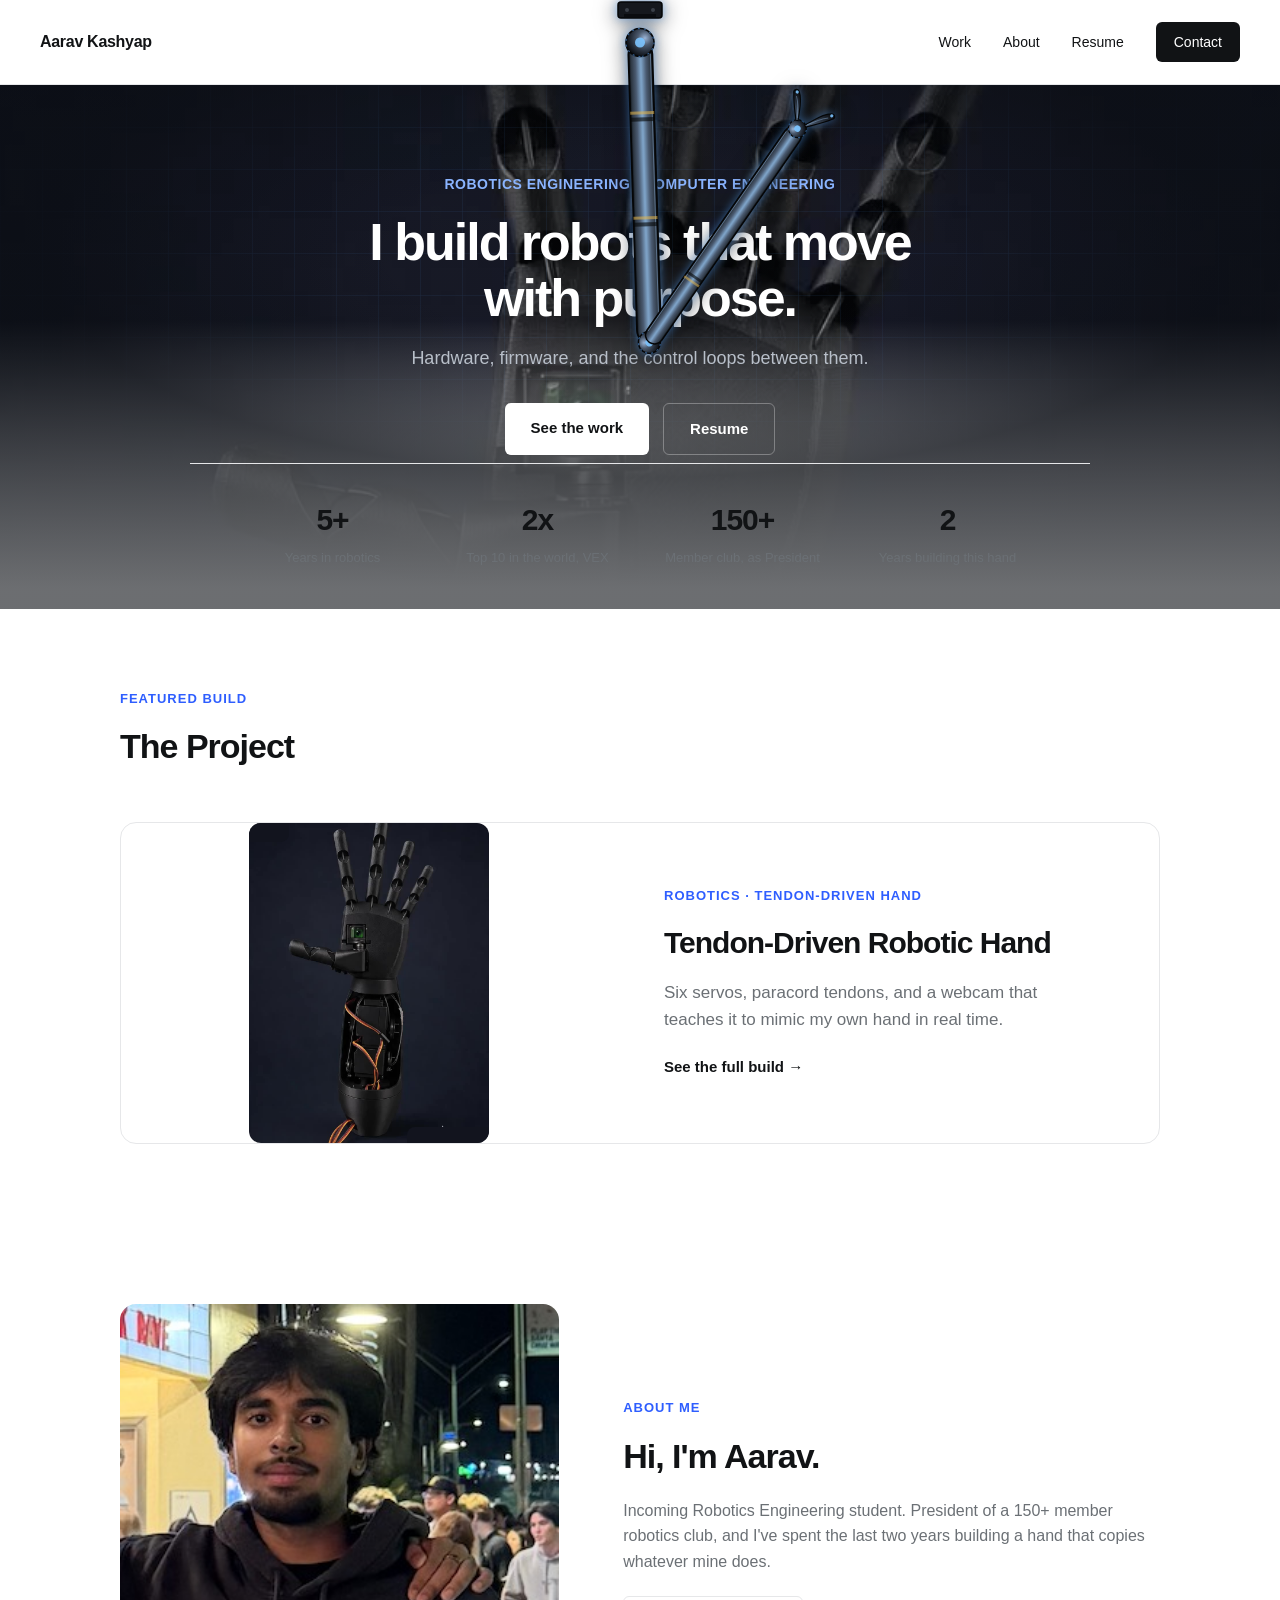
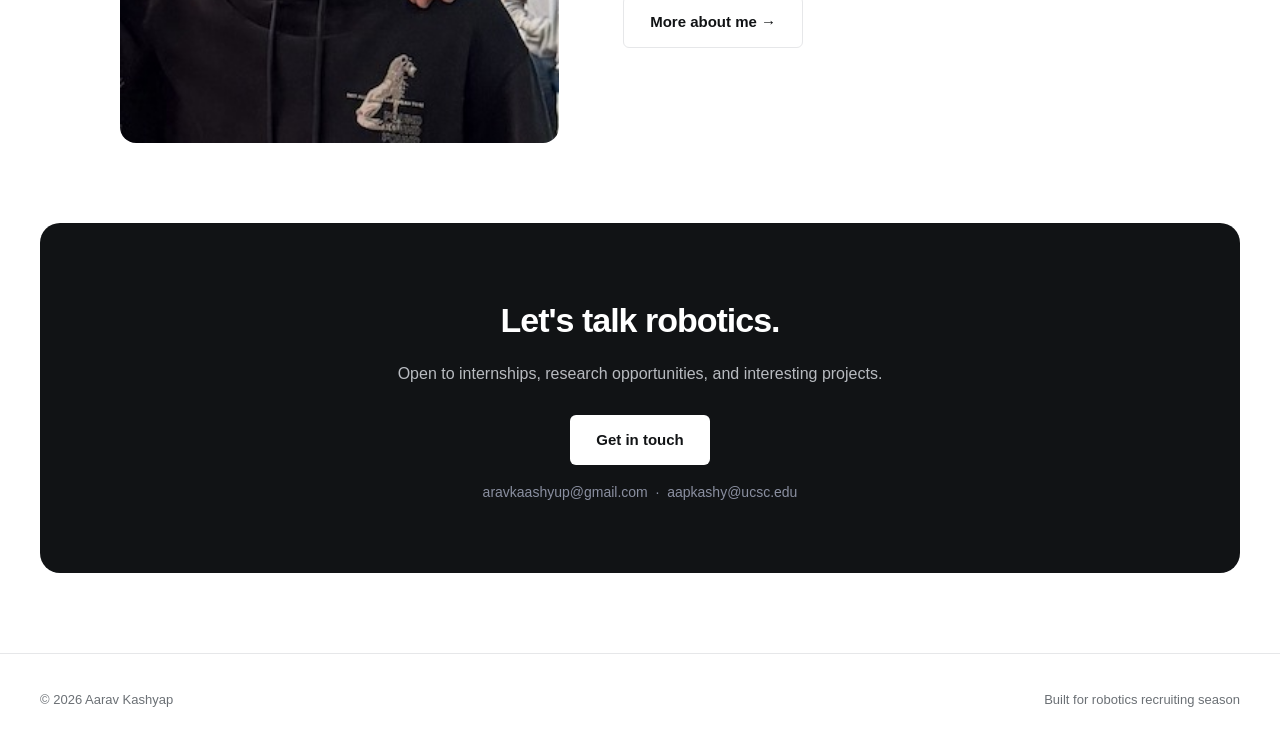
<file: index.html>
<!DOCTYPE html>
<html lang="en">
<head>
<meta charset="UTF-8">
<meta name="viewport" content="width=device-width, initial-scale=1.0">
<title>Aarav Kashyap — Robotics & Computer Engineering</title>
<link rel="stylesheet" href="styles.css">
</head>
<body>
<header>
  <a class="logo" href="index.html">Aarav Kashyap</a>
  <nav>
    <a href="#projects">Work</a>
    <a href="about.html">About</a>
    <a href="assets/resume.pdf">Resume</a>
    <a href="#contact" class="cta">Contact</a>
  </nav>
</header>

<div class="hero-stage">
  <div class="hero-bg-video">
    <video autoplay muted loop playsinline poster="assets/arm-wave-poster.jpg">
      <source src="assets/arm-wave.mp4" type="video/mp4">
    </video>
  </div>
  <div class="hero-grid"></div>
  <div class="hero-particles">
      <div class="particle" style="left:33.4%;width:3px;height:3px;animation-duration:10.91s;animation-delay:1.21s;"></div>
      <div class="particle" style="left:80.2%;width:4px;height:4px;animation-duration:10.5s;animation-delay:0.75s;"></div>
      <div class="particle" style="left:6.5%;width:3px;height:3px;animation-duration:7.42s;animation-delay:3.47s;"></div>
      <div class="particle" style="left:54.8%;width:4px;height:4px;animation-duration:10.39s;animation-delay:0.47s;"></div>
      <div class="particle" style="left:62.3%;width:5px;height:5px;animation-duration:7.37s;animation-delay:4.66s;"></div>
      <div class="particle" style="left:7.7%;width:4px;height:4px;animation-duration:10.34s;animation-delay:1.77s;"></div>
      <div class="particle" style="left:30.2%;width:4px;height:4px;animation-duration:7.71s;animation-delay:1.15s;"></div>
      <div class="particle" style="left:55.7%;width:4px;height:4px;animation-duration:7.62s;animation-delay:5.46s;"></div>
      <div class="particle" style="left:38.0%;width:3px;height:3px;animation-duration:7.38s;animation-delay:4.38s;"></div>
      <div class="particle" style="left:61.2%;width:4px;height:4px;animation-duration:10.19s;animation-delay:3.97s;"></div>
      <div class="particle" style="left:46.8%;width:4px;height:4px;animation-duration:9.17s;animation-delay:7.39s;"></div>
      <div class="particle" style="left:77.7%;width:4px;height:4px;animation-duration:8.46s;animation-delay:5.59s;"></div>
      <div class="particle" style="left:52.4%;width:4px;height:4px;animation-duration:11.38s;animation-delay:7.0s;"></div>
      <div class="particle" style="left:60.2%;width:4px;height:4px;animation-duration:10.07s;animation-delay:0.59s;"></div>
  </div>
  <div class="hero-bg-fade"></div>

  <div class="hero-content">
    <div class="eyebrow">ROBOTICS ENGINEERING · COMPUTER ENGINEERING</div>
    <h1>I build robots that move with purpose.</h1>
    <p class="hero-sub">Hardware, firmware, and the control loops between them.</p>
    <div class="hero-actions">
      <a class="btn-primary" href="#projects">See the work</a>
      <a class="btn-secondary" href="assets/resume.pdf">Resume</a>
    </div>
  </div>

  <div class="stats-row">
    <div class="stat"><div class="stat-num">5+</div><div class="stat-label">Years in robotics</div></div>
    <div class="stat"><div class="stat-num">2x</div><div class="stat-label">Top 10 in the world, VEX</div></div>
    <div class="stat"><div class="stat-num">150+</div><div class="stat-label">Member club, as President</div></div>
    <div class="stat"><div class="stat-num">2</div><div class="stat-label">Years building this hand</div></div>
  </div>
</div>

<section id="projects">
  <div class="container">
    <div class="section-header">
      <div class="section-kicker">Featured build</div>
      <h2>The Project</h2>
    </div>

    <a class="featured-project" href="projects/arm.html">
      <div class="feature-visual">
        <video autoplay muted loop playsinline poster="assets/arm-wave-poster.jpg">
          <source src="assets/arm-wave.mp4" type="video/mp4">
        </video>
        <div class="wm-mask tl"></div>
        <div class="wm-mask br"></div>
      </div>
      <div class="feature-text">
        <div class="feature-kicker">Robotics · Tendon-Driven Hand</div>
        <div class="feature-title">Tendon-Driven Robotic Hand</div>
        <p class="feature-punch">Six servos, paracord tendons, and a webcam that teaches it to mimic my own hand in real time.</p>
        <span class="feature-link">See the full build →</span>
      </div>
    </a>

  </div>
</section>

<section id="about">
  <div class="container">
    <div class="about-split">
      <div class="about-photo"><img src="assets/profile.jpg" alt="Aarav Kashyap" onerror="this.style.display='none'"></div>
      <div class="about-text">
        <div class="section-kicker">About me</div>
        <h2 style="margin-bottom:14px;">Hi, I'm Aarav.</h2>
        <p>Incoming Robotics Engineering student. President of a 150+ member robotics club, and I've spent the last two years building a hand that copies whatever mine does.</p>
        <a class="btn-secondary" href="about.html" style="margin-top:6px;">More about me →</a>
      </div>
    </div>
  </div>
</section>

<div class="contact-band" id="contact">
  <h2>Let's talk robotics.</h2>
  <p>Open to internships, research opportunities, and interesting projects.</p>
  <a class="btn-primary" href="mailto:aravkaashyup@gmail.com">Get in touch</a>
  <p style="margin-top:16px;font-size:14px;color:#8A8FA0;">
    aravkaashyup@gmail.com &nbsp;·&nbsp; aapkashy@ucsc.edu
  </p>
</div>

<footer>
  <span>© 2026 Aarav Kashyap</span>
  <span>Built for robotics recruiting season</span>
</footer>

<script src="cursor-arm.js"></script>
</body>
</html>
</file>
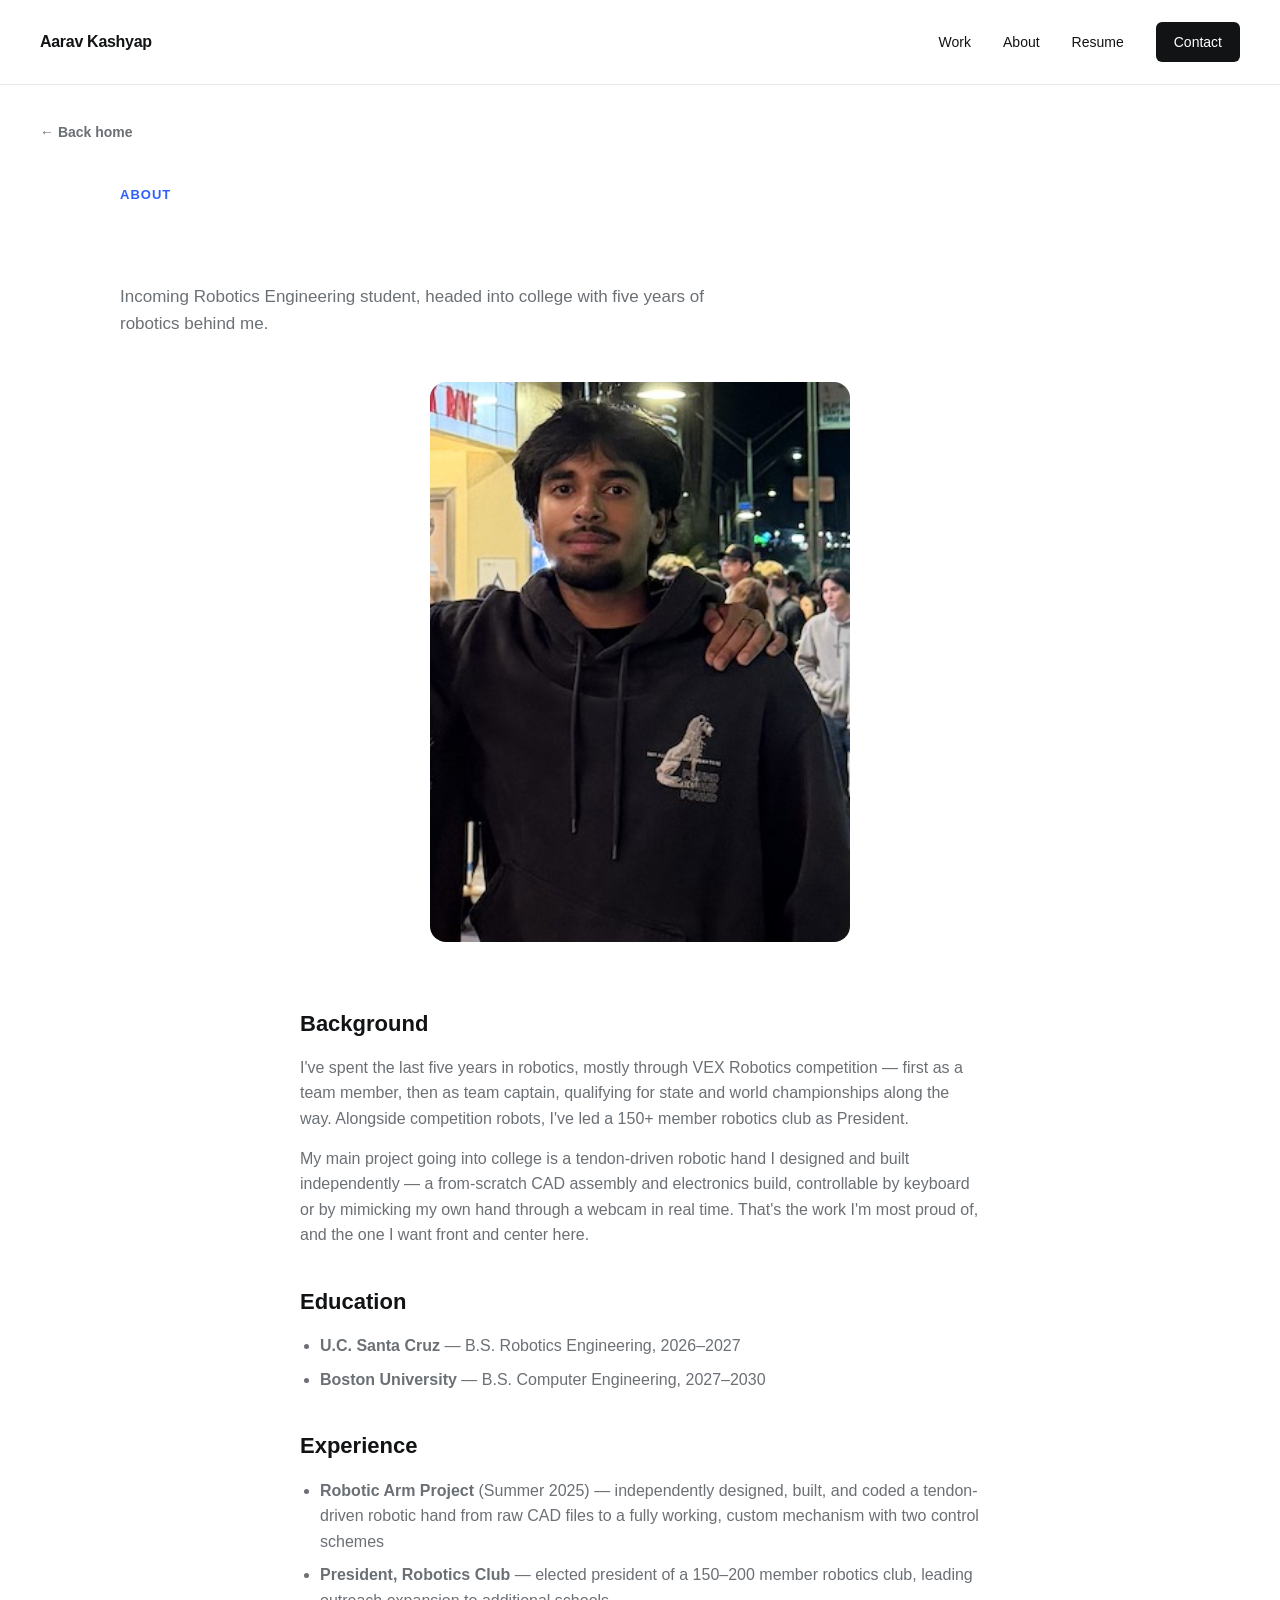
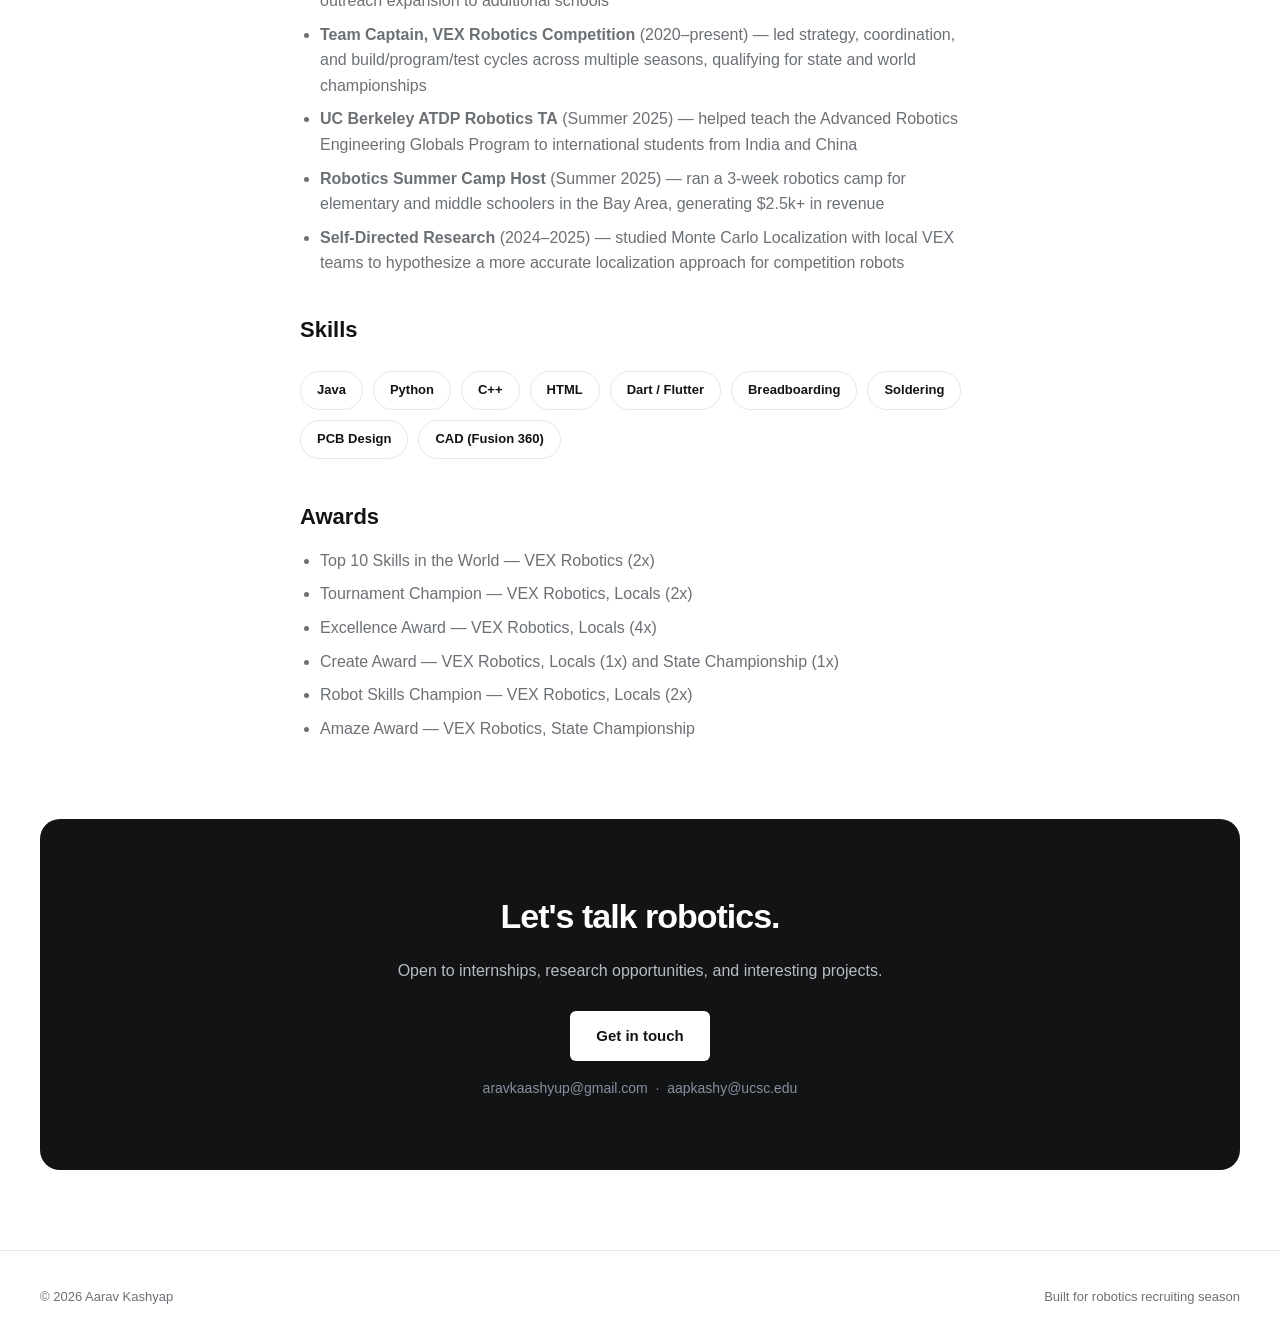
<file: about.html>
<!DOCTYPE html>
<html lang="en">
<head>
<meta charset="UTF-8">
<meta name="viewport" content="width=device-width, initial-scale=1.0">
<title>About — Aarav Kashyap</title>
<link rel="stylesheet" href="styles.css">
</head>
<body>
<header>
  <a class="logo" href="index.html">Aarav Kashyap</a>
  <nav>
    <a href="index.html#projects">Work</a>
    <a href="about.html">About</a>
    <a href="assets/resume.pdf">Resume</a>
    <a href="index.html#contact" class="cta">Contact</a>
  </nav>
</header>

<a class="back-link" href="index.html">← Back home</a>

<div class="detail-hero">
  <div class="container">
    <div class="detail-kicker">About</div>
    <h1 class="detail-title">Hi, I'm Aarav.</h1>
    <p class="detail-sub">Incoming Robotics Engineering student, headed into college with five years of robotics behind me.</p>
  </div>
</div>

<div class="detail-hero-media">
  <img src="assets/profile-wide.jpg" alt="Aarav Kashyap" style="object-fit:cover;">
</div>

<div class="detail-body">
  <h3>Background</h3>
  <p>I've spent the last five years in robotics, mostly through VEX Robotics competition — first as a team member, then as team captain, qualifying for state and world championships along the way. Alongside competition robots, I've led a 150+ member robotics club as President.</p>
  <p>My main project going into college is a tendon-driven robotic hand I designed and built independently — a from-scratch CAD assembly and electronics build, controllable by keyboard or by mimicking my own hand through a webcam in real time. That's the work I'm most proud of, and the one I want front and center here.</p>

  <h3>Education</h3>
  <ul>
    <li><strong>U.C. Santa Cruz</strong> — B.S. Robotics Engineering, 2026–2027</li>
    <li><strong>Boston University</strong> — B.S. Computer Engineering, 2027–2030</li>
  </ul>

  <h3>Experience</h3>
  <ul>
    <li><strong>Robotic Arm Project</strong> (Summer 2025) — independently designed, built, and coded a tendon-driven robotic hand from raw CAD files to a fully working, custom mechanism with two control schemes</li>
    <li><strong>President, Robotics Club</strong> — elected president of a 150–200 member robotics club, leading outreach expansion to additional schools</li>
    <li><strong>Team Captain, VEX Robotics Competition</strong> (2020–present) — led strategy, coordination, and build/program/test cycles across multiple seasons, qualifying for state and world championships</li>
    <li><strong>UC Berkeley ATDP Robotics TA</strong> (Summer 2025) — helped teach the Advanced Robotics Engineering Globals Program to international students from India and China</li>
    <li><strong>Robotics Summer Camp Host</strong> (Summer 2025) — ran a 3-week robotics camp for elementary and middle schoolers in the Bay Area, generating $2.5k+ in revenue</li>
    <li><strong>Self-Directed Research</strong> (2024–2025) — studied Monte Carlo Localization with local VEX teams to hypothesize a more accurate localization approach for competition robots</li>
  </ul>

  <h3>Skills</h3>
  <div class="skills-row">
    <span class="skill-chip">Java</span>
    <span class="skill-chip">Python</span>
    <span class="skill-chip">C++</span>
    <span class="skill-chip">HTML</span>
    <span class="skill-chip">Dart / Flutter</span>
    <span class="skill-chip">Breadboarding</span>
    <span class="skill-chip">Soldering</span>
    <span class="skill-chip">PCB Design</span>
    <span class="skill-chip">CAD (Fusion 360)</span>
  </div>

  <h3 style="margin-top:40px;">Awards</h3>
  <ul>
    <li>Top 10 Skills in the World — VEX Robotics (2x)</li>
    <li>Tournament Champion — VEX Robotics, Locals (2x)</li>
    <li>Excellence Award — VEX Robotics, Locals (4x)</li>
    <li>Create Award — VEX Robotics, Locals (1x) and State Championship (1x)</li>
    <li>Robot Skills Champion — VEX Robotics, Locals (2x)</li>
    <li>Amaze Award — VEX Robotics, State Championship</li>
  </ul>
</div>

<div class="contact-band" id="contact">
  <h2>Let's talk robotics.</h2>
  <p>Open to internships, research opportunities, and interesting projects.</p>
  <a class="btn-primary" href="mailto:aravkaashyup@gmail.com">Get in touch</a>
  <p style="margin-top:16px;font-size:14px;color:#8A8FA0;">
    aravkaashyup@gmail.com &nbsp;·&nbsp; aapkashy@ucsc.edu
  </p>
</div>

<footer>
  <span>© 2026 Aarav Kashyap</span>
  <span>Built for robotics recruiting season</span>
</footer>
</body>
</html>
</file>
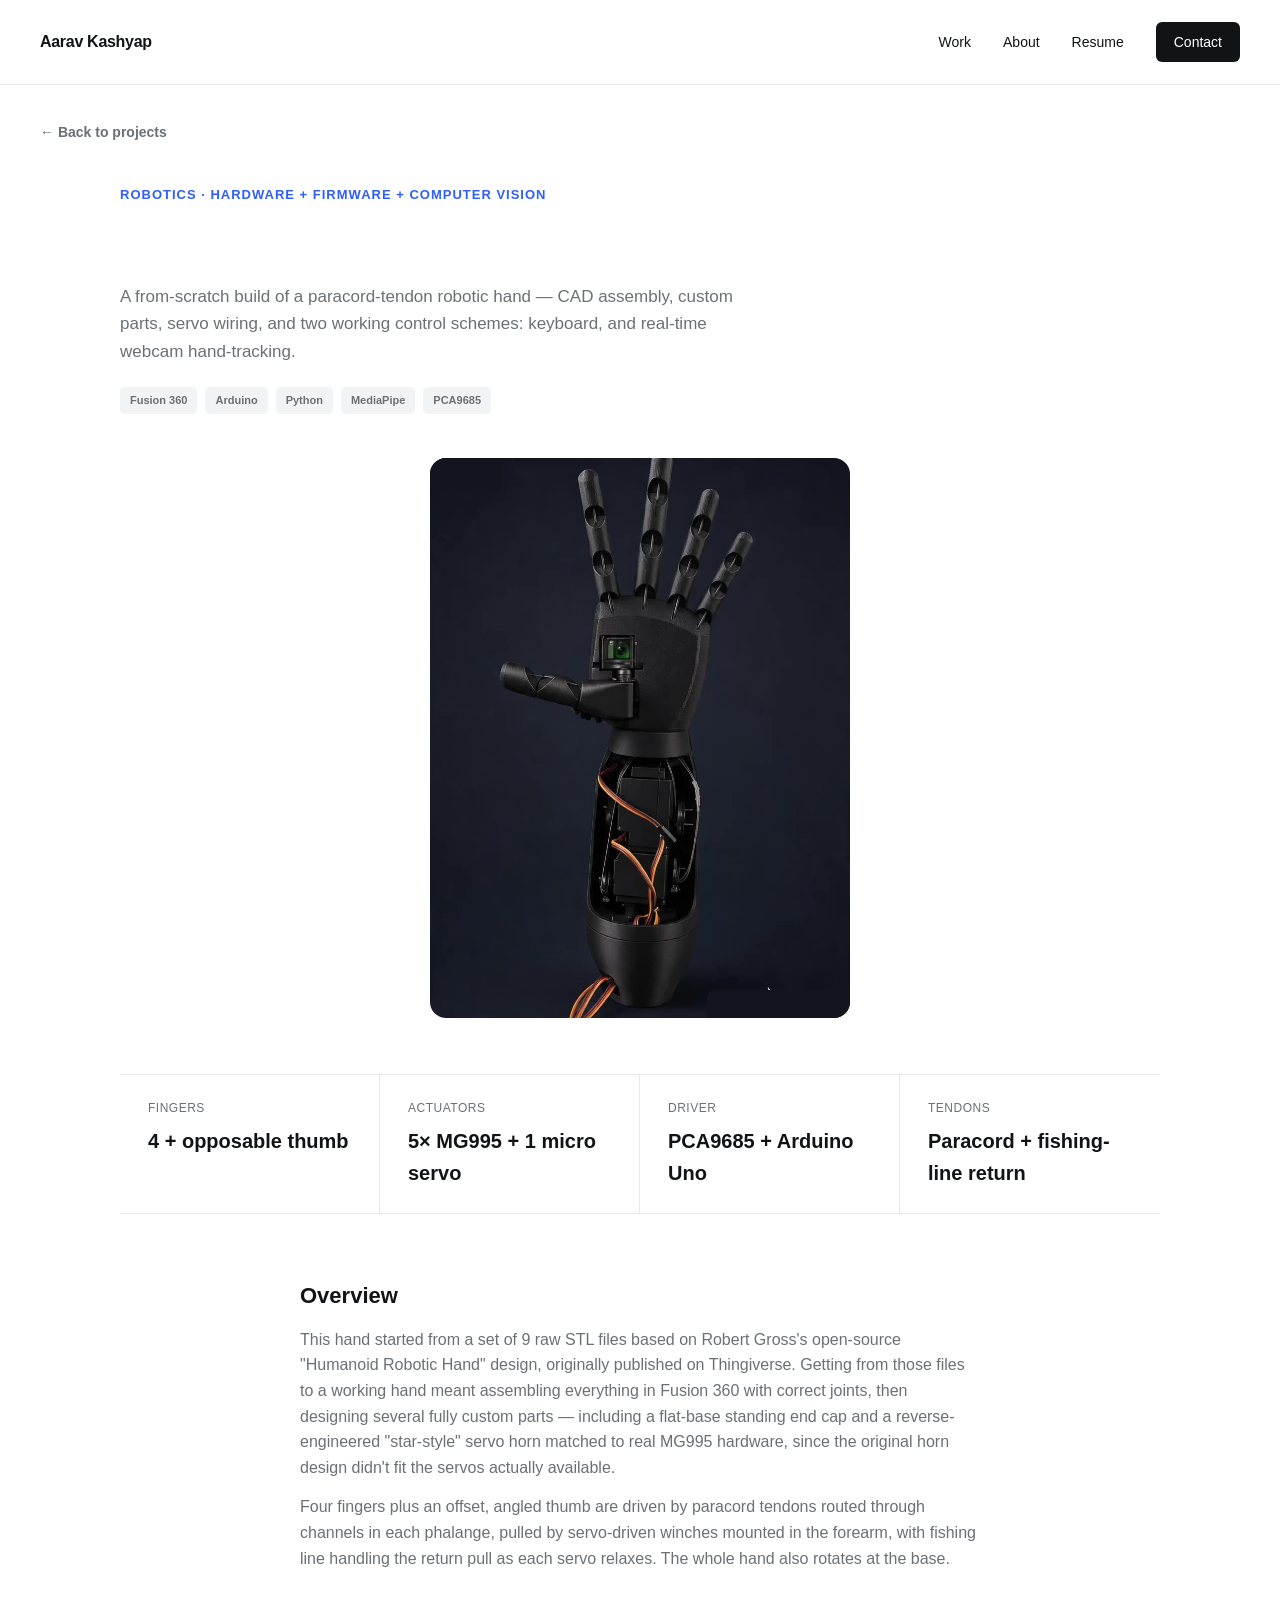
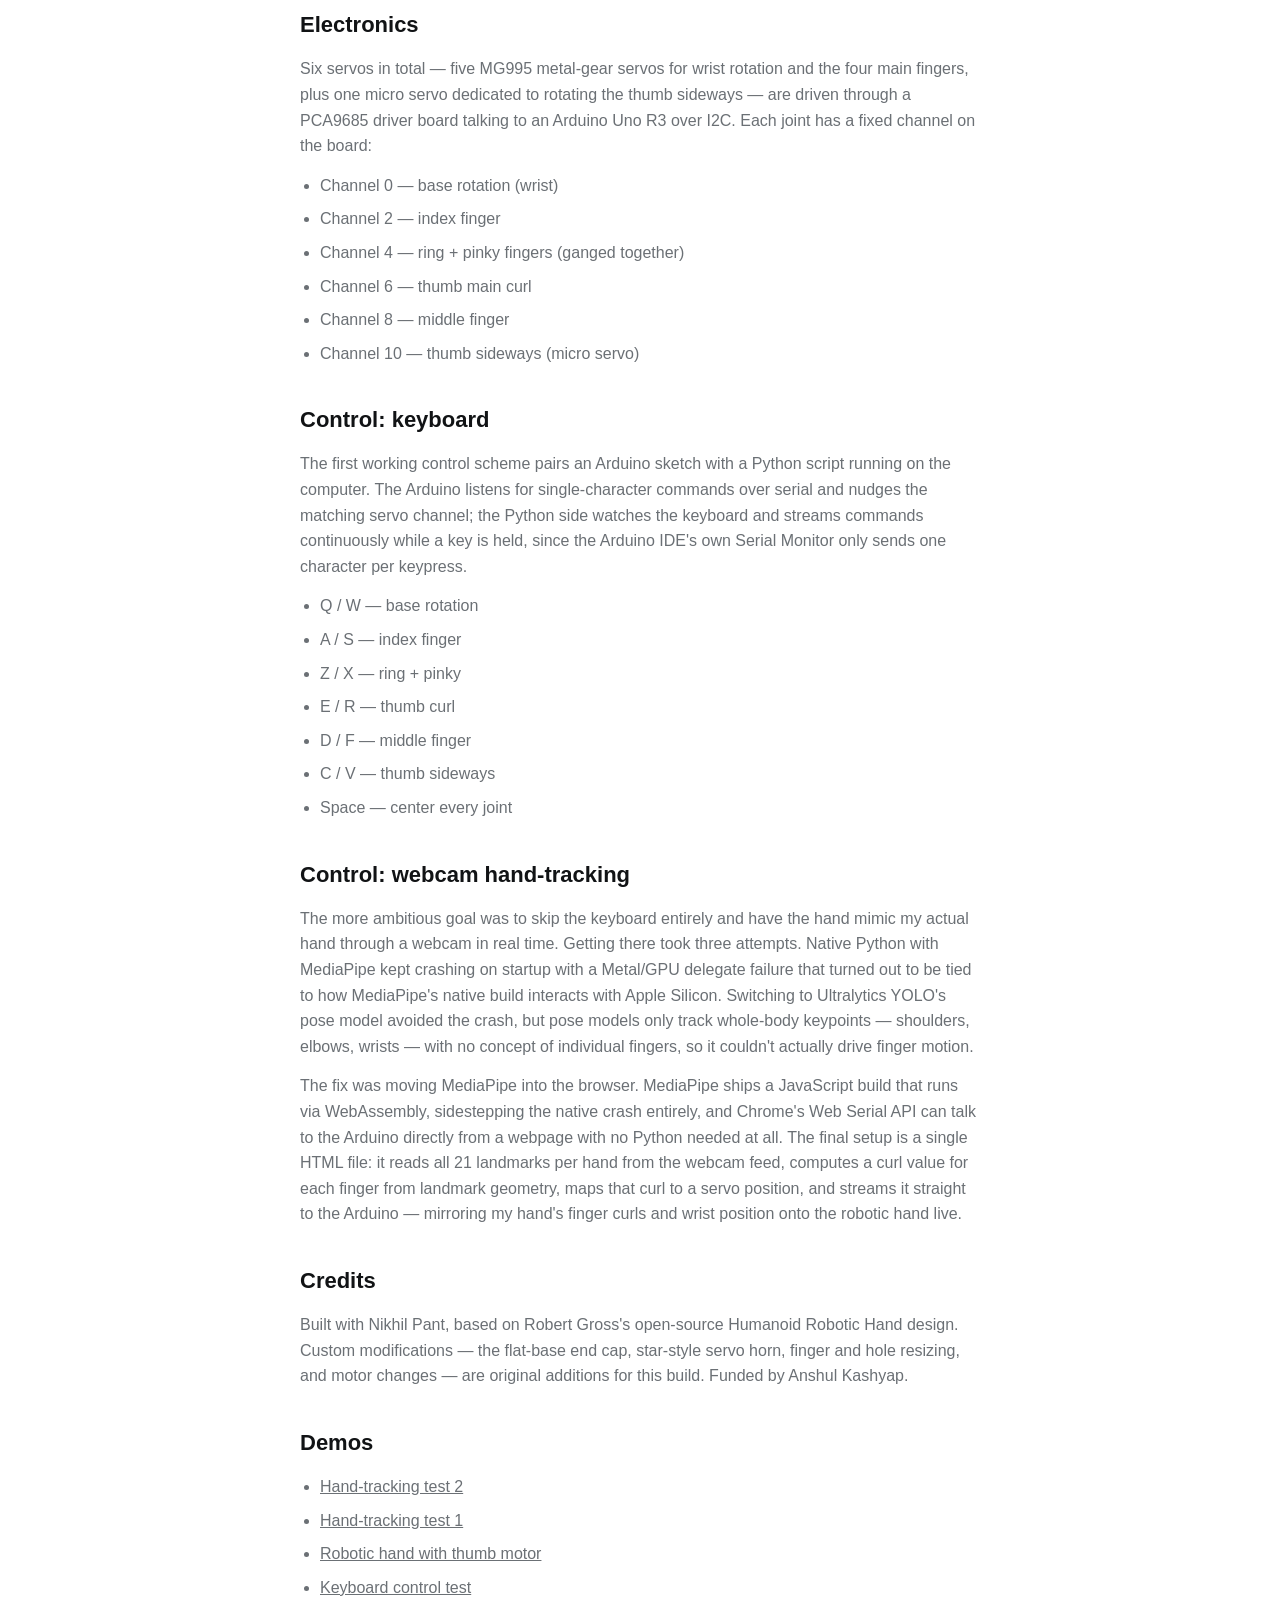
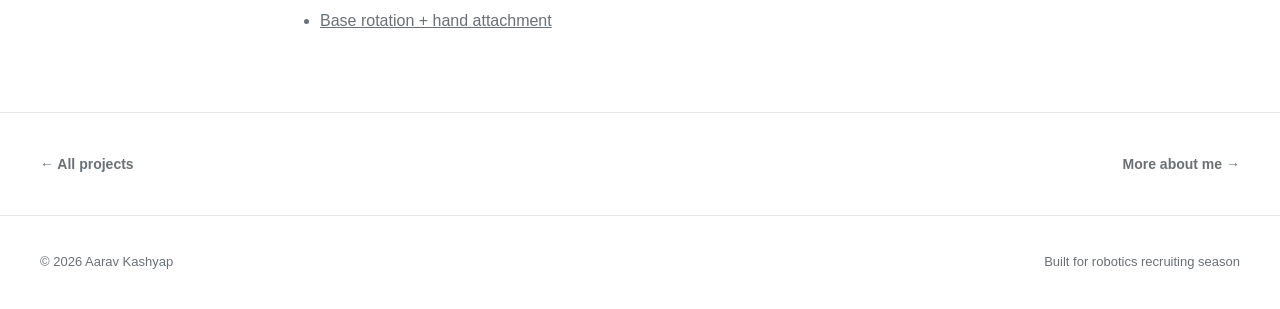
<file: projects/arm.html>
<!DOCTYPE html>
<html lang="en">
<head>
<meta charset="UTF-8">
<meta name="viewport" content="width=device-width, initial-scale=1.0">
<title>Tendon-Driven Robotic Hand — Aarav Kashyap</title>
<link rel="stylesheet" href="../styles.css">
</head>
<body>
<header>
  <a class="logo" href="../index.html">Aarav Kashyap</a>
  <nav>
    <a href="../index.html#projects">Work</a>
    <a href="../about.html">About</a>
    <a href="../assets/resume.pdf">Resume</a>
    <a href="../index.html#contact" class="cta">Contact</a>
  </nav>
</header>

<a class="back-link" href="../index.html#projects">← Back to projects</a>

<div class="detail-hero">
  <div class="container">
    <div class="detail-kicker">Robotics · Hardware + Firmware + Computer Vision</div>
    <h1 class="detail-title">Tendon-Driven Robotic Hand</h1>
    <p class="detail-sub">A from-scratch build of a paracord-tendon robotic hand — CAD assembly, custom parts, servo wiring, and two working control schemes: keyboard, and real-time webcam hand-tracking.</p>
    <div class="detail-tags">
      <span class="tag">Fusion 360</span><span class="tag">Arduino</span><span class="tag">Python</span><span class="tag">MediaPipe</span><span class="tag">PCA9685</span>
    </div>
  </div>
</div>

<div class="detail-hero-media">
  <video autoplay muted loop playsinline poster="../assets/arm-wave-poster.jpg">
    <source src="../assets/arm-wave.mp4" type="video/mp4">
  </video>
  <div class="wm-mask tl"></div>
  <div class="wm-mask br"></div>
</div>

<div class="container">
  <div class="detail-specs">
    <div class="spec"><div class="spec-label">Fingers</div><div class="spec-value">4 + opposable thumb</div></div>
    <div class="spec"><div class="spec-label">Actuators</div><div class="spec-value">5× MG995 + 1 micro servo</div></div>
    <div class="spec"><div class="spec-label">Driver</div><div class="spec-value">PCA9685 + Arduino Uno</div></div>
    <div class="spec"><div class="spec-label">Tendons</div><div class="spec-value">Paracord + fishing-line return</div></div>
  </div>
</div>

<div class="detail-body">
  <h3>Overview</h3>
  <p>This hand started from a set of 9 raw STL files based on Robert Gross's open-source "Humanoid Robotic Hand" design, originally published on Thingiverse. Getting from those files to a working hand meant assembling everything in Fusion 360 with correct joints, then designing several fully custom parts — including a flat-base standing end cap and a reverse-engineered "star-style" servo horn matched to real MG995 hardware, since the original horn design didn't fit the servos actually available.</p>
  <p>Four fingers plus an offset, angled thumb are driven by paracord tendons routed through channels in each phalange, pulled by servo-driven winches mounted in the forearm, with fishing line handling the return pull as each servo relaxes. The whole hand also rotates at the base.</p>

  <h3>Electronics</h3>
  <p>Six servos in total — five MG995 metal-gear servos for wrist rotation and the four main fingers, plus one micro servo dedicated to rotating the thumb sideways — are driven through a PCA9685 driver board talking to an Arduino Uno R3 over I2C. Each joint has a fixed channel on the board:</p>
  <ul>
    <li>Channel 0 — base rotation (wrist)</li>
    <li>Channel 2 — index finger</li>
    <li>Channel 4 — ring + pinky fingers (ganged together)</li>
    <li>Channel 6 — thumb main curl</li>
    <li>Channel 8 — middle finger</li>
    <li>Channel 10 — thumb sideways (micro servo)</li>
  </ul>

  <h3>Control: keyboard</h3>
  <p>The first working control scheme pairs an Arduino sketch with a Python script running on the computer. The Arduino listens for single-character commands over serial and nudges the matching servo channel; the Python side watches the keyboard and streams commands continuously while a key is held, since the Arduino IDE's own Serial Monitor only sends one character per keypress.</p>
  <ul>
    <li>Q / W — base rotation</li>
    <li>A / S — index finger</li>
    <li>Z / X — ring + pinky</li>
    <li>E / R — thumb curl</li>
    <li>D / F — middle finger</li>
    <li>C / V — thumb sideways</li>
    <li>Space — center every joint</li>
  </ul>

  <h3>Control: webcam hand-tracking</h3>
  <p>The more ambitious goal was to skip the keyboard entirely and have the hand mimic my actual hand through a webcam in real time. Getting there took three attempts. Native Python with MediaPipe kept crashing on startup with a Metal/GPU delegate failure that turned out to be tied to how MediaPipe's native build interacts with Apple Silicon. Switching to Ultralytics YOLO's pose model avoided the crash, but pose models only track whole-body keypoints — shoulders, elbows, wrists — with no concept of individual fingers, so it couldn't actually drive finger motion.</p>
  <p>The fix was moving MediaPipe into the browser. MediaPipe ships a JavaScript build that runs via WebAssembly, sidestepping the native crash entirely, and Chrome's Web Serial API can talk to the Arduino directly from a webpage with no Python needed at all. The final setup is a single HTML file: it reads all 21 landmarks per hand from the webcam feed, computes a curl value for each finger from landmark geometry, maps that curl to a servo position, and streams it straight to the Arduino — mirroring my hand's finger curls and wrist position onto the robotic hand live.</p>

  <h3>Credits</h3>
  <p>Built with Nikhil Pant, based on Robert Gross's open-source Humanoid Robotic Hand design. Custom modifications — the flat-base end cap, star-style servo horn, finger and hole resizing, and motor changes — are original additions for this build. Funded by Anshul Kashyap.</p>

  <h3>Demos</h3>
  <ul>
    <li><a href="https://youtu.be/nOaQFGHf6Is" target="_blank" rel="noopener">Hand-tracking test 2</a></li>
    <li><a href="https://youtu.be/54FqDHi_nwc" target="_blank" rel="noopener">Hand-tracking test 1</a></li>
    <li><a href="https://youtube.com/shorts/pMqxdinKgcE" target="_blank" rel="noopener">Robotic hand with thumb motor</a></li>
    <li><a href="https://youtube.com/shorts/Dj_6OKidGuU" target="_blank" rel="noopener">Keyboard control test</a></li>
    <li><a href="https://youtube.com/shorts/A0xrfPaRiSM" target="_blank" rel="noopener">Base rotation + hand attachment</a></li>
  </ul>
</div>

<div class="detail-nav">
  <a href="../index.html#projects">← All projects</a>
  <a href="../about.html">More about me →</a>
</div>

<footer>
  <span>© 2026 Aarav Kashyap</span>
  <span>Built for robotics recruiting season</span>
</footer>
</body>
</html>
</file>
<file: styles.css>
:root{
  --bg:#FFFFFF;
  --ink:#111315;
  --gray:#6B7075;
  --line:#E6E7E9;
  --accent:#2E5EFF;
  --soft:#F7F8FA;
}
*{margin:0;padding:0;box-sizing:border-box;}
body{background:var(--bg);color:var(--ink);font-family:-apple-system,'Inter',Helvetica,Arial,sans-serif;line-height:1.6;}
img{display:block;max-width:100%;}
a{color:inherit;}
.container{max-width:1120px;margin:0 auto;padding:0 40px;}

/* ---------- header ---------- */
header{
  display:flex;justify-content:space-between;align-items:center;
  padding:22px 40px;
  position:sticky;top:0;background:rgba(255,255,255,0.9);backdrop-filter:blur(8px);
  border-bottom:1px solid var(--line);
  z-index:10;
}
.logo{font-weight:700;font-size:16px;letter-spacing:-0.3px;text-decoration:none;}
nav{display:flex;gap:32px;align-items:center;}
nav a{text-decoration:none;font-size:14px;font-weight:500;}
nav a.cta{background:var(--ink);color:#fff;padding:9px 18px;border-radius:6px;}

/* ---------- buttons ---------- */
.btn-primary{
  background:var(--ink);color:#fff;padding:13px 26px;border-radius:6px;
  text-decoration:none;font-weight:600;font-size:15px;display:inline-block;
}
.btn-secondary{
  border:1px solid var(--line);color:var(--ink);padding:13px 26px;border-radius:6px;
  text-decoration:none;font-weight:600;font-size:15px;display:inline-block;
}

/* ---------- hero stage — video blended into background, not boxed ---------- */
.hero-stage{
  position:relative;overflow:hidden;
  background:linear-gradient(180deg,#0A0D12 0%,#12161D 55%,#FFFFFF 100%);
  padding:80px 40px 40px;
  display:flex;flex-direction:column;align-items:center;text-align:center;
}
/* masks the AI-generator watermark baked into the corners of the source video —
   color-matched to the video's own dark background so it reads as seamless */
.wm-mask{position:absolute;background:rgb(18,20,30);pointer-events:none;z-index:2;}
.wm-mask.tl{top:0;left:0;width:17%;height:6%;border-bottom-right-radius:8px;}
.wm-mask.br{bottom:0;right:0;width:34%;height:5%;border-top-left-radius:8px;}

.hero-bg-video{position:absolute;inset:0;z-index:0;}
.hero-bg-video video{
  width:100%;height:100%;object-fit:cover;object-position:center 22%;
  opacity:0.85;filter:saturate(1.15) contrast(1.05);
}
.hero-bg-fade{
  position:absolute;inset:0;z-index:1;
  background:
    radial-gradient(ellipse 60% 55% at 50% 32%, transparent 32%, rgba(10,13,18,0.6) 78%),
    linear-gradient(180deg, rgba(10,13,18,0.08) 0%, rgba(10,13,18,0.22) 45%, #FFFFFF 96%);
}
.hero-grid{
  position:absolute;inset:0;z-index:1;opacity:0.16;pointer-events:none;
  background-image:
    linear-gradient(rgba(88,166,255,0.5) 1px, transparent 1px),
    linear-gradient(90deg, rgba(88,166,255,0.5) 1px, transparent 1px);
  background-size:42px 42px;
  animation:gridDrift 18s linear infinite;
  mask-image:radial-gradient(ellipse 70% 60% at 50% 30%, black 40%, transparent 85%);
}
@keyframes gridDrift{0%{background-position:0 0;}100%{background-position:42px 84px;}}

.hero-particles{position:absolute;inset:0;z-index:1;pointer-events:none;overflow:hidden;}
.particle{
  position:absolute;bottom:-10px;width:4px;height:4px;border-radius:50%;
  background:#58A6FF;opacity:0;
  animation:particleRise linear infinite;
}
@keyframes particleRise{
  0%{transform:translateY(0) scale(0.6);opacity:0;}
  10%{opacity:0.8;}
  90%{opacity:0.5;}
  100%{transform:translateY(-420px) scale(1.1);opacity:0;}
}

.hero-content{position:relative;z-index:2;max-width:640px;padding-top:8px;}
.eyebrow{font-size:14px;color:#8AB4FF;font-weight:600;margin-bottom:18px;letter-spacing:0.5px;}
h1{font-size:52px;font-weight:800;letter-spacing:-2px;line-height:1.08;color:#fff;}
.hero-sub{margin-top:18px;font-size:18px;color:#B8BFC9;}
.hero-actions{margin-top:30px;display:flex;gap:14px;justify-content:center;}
.hero-actions .btn-primary{background:#fff;color:var(--ink);}
.hero-actions .btn-secondary{border-color:rgba(255,255,255,0.3);color:#fff;}

.stats-row{
  position:relative;z-index:2;display:flex;gap:0;margin-top:8px;
  border-top:1px solid var(--line);padding:32px 40px 0;width:100%;max-width:900px;
}
.stat{flex:1;}
.stat-num{font-size:30px;font-weight:800;letter-spacing:-1px;}
.stat-label{font-size:13px;color:var(--gray);margin-top:4px;}

/* ---------- animated hand illustration ---------- */
.wrist-group{animation:wristSway 4.5s ease-in-out infinite;transform-origin:150px 440px;}
@keyframes wristSway{0%,100%{transform:rotate(-2.5deg);}50%{transform:rotate(2.5deg);}}

@keyframes curl{0%,100%{transform:rotate(0deg);}50%{transform:rotate(26deg);}}
@keyframes thumbCurl{0%,100%{transform:rotate(0deg);}50%{transform:rotate(-24deg);}}
@keyframes baseTurn{0%,100%{transform:rotate(-16deg);}50%{transform:rotate(16deg);}}

.f1-base,.f1-mid,.f1-tip{animation:curl 2.6s ease-in-out infinite;}
.f2-base,.f2-mid,.f2-tip{animation:curl 2.6s ease-in-out infinite;}
.f3-base,.f3-mid,.f3-tip{animation:curl 2.6s ease-in-out infinite;}
.f4-base,.f4-mid,.f4-tip{animation:curl 2.6s ease-in-out infinite;}
.thumb-base,.thumb-tip{animation:thumbCurl 2.6s ease-in-out infinite;}
.base-rotate{animation:baseTurn 5s ease-in-out infinite;}

/* ---------- hero / feature visual container ---------- */
.hero-visual{
  width:min(280px, 90%);aspect-ratio:232/460;border-radius:20px;margin:0 auto;
  background:linear-gradient(160deg,#0D1117,#1B2230);
  display:flex;align-items:center;justify-content:center;overflow:hidden;
}
.hero-visual svg{width:82%;height:92%;}

/* ---------- single featured project (replaces grid when only one project exists) ---------- */
.featured-project{
  display:grid;grid-template-columns:1fr 1fr;gap:48px;align-items:center;
  text-decoration:none;color:var(--ink);
  border:1px solid var(--line);border-radius:16px;overflow:hidden;padding:0;
}
.featured-project:hover .feature-visual svg{transform:scale(1.03);}
.feature-visual{
  position:relative;
  width:min(240px, 90%);aspect-ratio:834/1112;margin:0 auto;
  background:#0D1117;border-radius:12px;overflow:hidden;
  display:flex;align-items:center;justify-content:center;
}
.feature-visual video{width:100%;height:100%;object-fit:cover;transition:transform .3s;display:block;}
.feature-text{padding:20px 48px 20px 0;}
.feature-kicker{font-size:13px;font-weight:600;color:var(--accent);text-transform:uppercase;letter-spacing:1px;margin-bottom:12px;}
.feature-title{font-size:30px;font-weight:800;letter-spacing:-1px;}
.feature-punch{font-size:17px;color:var(--gray);margin-top:12px;max-width:400px;}
.feature-link{margin-top:22px;font-weight:700;font-size:15px;color:var(--ink);display:inline-flex;align-items:center;gap:6px;}

/* ---------- sections ---------- */
section{padding:80px 40px;}
.section-header{margin-bottom:48px;}
.section-kicker{font-size:13px;font-weight:600;color:var(--accent);text-transform:uppercase;letter-spacing:1px;margin-bottom:10px;}
h2{font-size:34px;font-weight:800;letter-spacing:-1px;}

/* ---------- project grid (home) ---------- */
.project-grid{display:grid;grid-template-columns:repeat(3,1fr);gap:28px;}
.project-card{
  border:1px solid var(--line);border-radius:12px;overflow:hidden;
  text-decoration:none;color:var(--ink);display:block;
  transition:transform .15s, box-shadow .15s;
}
.project-card:hover{transform:translateY(-4px);box-shadow:0 12px 24px rgba(0,0,0,0.06);}
.project-thumb{
  height:170px;width:100%;object-fit:cover;
  background:linear-gradient(135deg,#EEF1FF,#DCE3FF);
  display:flex;align-items:center;justify-content:center;
  color:var(--accent);font-size:13px;font-weight:600;
}
.project-body{padding:18px 20px 22px;}
.project-title{font-size:17px;font-weight:700;}
.project-punch{font-size:14px;color:var(--gray);margin-top:5px;}
.project-desc{font-size:14px;color:var(--gray);margin-top:8px;}
.project-tags{margin-top:16px;display:flex;gap:6px;flex-wrap:wrap;}
.tag{font-size:11px;background:#F2F3F5;color:var(--gray);padding:5px 10px;border-radius:5px;font-weight:600;}

/* ---------- about split (home) ---------- */
.about-split{display:grid;grid-template-columns:0.9fr 1.1fr;gap:64px;align-items:center;}
.about-photo{
  aspect-ratio:1;border-radius:16px;overflow:hidden;
  background:linear-gradient(160deg,#F2F3F5,#E6E7E9);
}
.about-photo img{width:100%;height:100%;object-fit:cover;}
.about-text p{color:var(--gray);font-size:16px;margin-bottom:16px;}
.skills-row{display:flex;flex-wrap:wrap;gap:10px;margin-top:24px;}
.skill-chip{border:1px solid var(--line);padding:8px 16px;border-radius:20px;font-size:13px;font-weight:600;}

/* ---------- contact band ---------- */
.contact-band{
  background:var(--ink);color:#fff;border-radius:20px;
  padding:70px 60px;text-align:center;margin:0 40px 80px;
}
.contact-band h2{color:#fff;}
.contact-band p{color:#B8BBC0;margin-top:14px;font-size:16px;}
.contact-band .btn-primary{background:#fff;color:var(--ink);margin-top:28px;}

footer{padding:36px 40px;border-top:1px solid var(--line);display:flex;justify-content:space-between;font-size:13px;color:var(--gray);}

/* ---------- project detail page ---------- */
.back-link{
  display:inline-flex;align-items:center;gap:6px;
  font-size:14px;font-weight:600;color:var(--gray);text-decoration:none;
  margin:36px 40px 0;
}
.back-link:hover{color:var(--ink);}

.detail-hero{padding:40px 40px 0;}
.detail-kicker{font-size:13px;font-weight:600;color:var(--accent);letter-spacing:1px;text-transform:uppercase;margin-bottom:14px;}
.detail-title{font-size:44px;font-weight:800;letter-spacing:-1px;max-width:760px;}
.detail-sub{color:var(--gray);font-size:17px;margin-top:16px;max-width:640px;}
.detail-tags{display:flex;gap:8px;margin-top:22px;flex-wrap:wrap;}

.detail-hero-media{
  position:relative;
  margin:44px auto 0;width:min(420px,90%);border-radius:16px;overflow:hidden;
  aspect-ratio:834/1112;background:#0D1117;
  display:flex;align-items:center;justify-content:center;color:var(--accent);font-weight:600;font-size:14px;
}
.detail-hero-media img,.detail-hero-media video{width:100%;height:100%;object-fit:cover;}

.detail-specs{
  display:grid;grid-template-columns:repeat(4,1fr);gap:0;
  border-top:1px solid var(--line);border-bottom:1px solid var(--line);
  margin-top:56px;
}
.spec{padding:24px 28px;border-right:1px solid var(--line);}
.spec:last-child{border-right:none;}
.spec-label{font-size:12px;color:var(--gray);text-transform:uppercase;letter-spacing:0.5px;}
.spec-value{font-size:20px;font-weight:700;margin-top:6px;}

.detail-body{padding:64px 40px;max-width:760px;margin:0 auto;}
.detail-body h3{font-size:22px;font-weight:800;margin:36px 0 14px;}
.detail-body h3:first-child{margin-top:0;}
.detail-body p{color:var(--gray);font-size:16px;margin-bottom:14px;}
.detail-body ul{margin:14px 0 14px 20px;color:var(--gray);font-size:16px;}
.detail-body li{margin-bottom:8px;}

.gallery{
  display:grid;grid-template-columns:1fr 1fr;gap:16px;margin:24px 0;
}
.gallery-item{
  aspect-ratio:4/3;border-radius:10px;overflow:hidden;
  background:linear-gradient(135deg,#F2F3F5,#E6E7E9);
  display:flex;align-items:center;justify-content:center;color:var(--gray);font-size:13px;font-weight:600;
}
.gallery-item img,.gallery-item video{width:100%;height:100%;object-fit:cover;}

.video-embed{
  aspect-ratio:16/9;border-radius:10px;overflow:hidden;background:#0D1117;
  display:flex;align-items:center;justify-content:center;color:#8B949E;font-size:13px;font-weight:600;
  margin:24px 0;
}
.video-embed video,.video-embed iframe{width:100%;height:100%;border:none;}

.detail-nav{
  display:flex;justify-content:space-between;padding:40px;border-top:1px solid var(--line);
}
.detail-nav a{text-decoration:none;font-weight:600;font-size:14px;color:var(--gray);}
.detail-nav a:hover{color:var(--ink);}

@media (max-width:860px){
  h1{font-size:38px;}
  .project-grid{grid-template-columns:1fr;}
  .about-split{grid-template-columns:1fr;}
  .stats-row{flex-wrap:wrap;gap:24px;}
  .stat{flex:1 1 40%;}
  .detail-specs{grid-template-columns:1fr 1fr;}
  .gallery{grid-template-columns:1fr;}
  .detail-title{font-size:30px;}
}

/* ---------- cursor-following robotic arm — mounted top-center, reaches full page ---------- */
#cursor-arm-wrap{
  position:fixed;inset:0;
  pointer-events:none;z-index:15;
  transition:opacity 0.25s ease;
}
#cursor-arm-svg{
  width:100%;height:100%;display:block;
  filter:
    drop-shadow(0 0 5px rgba(88,166,255,0.55))
    drop-shadow(0 3px 10px rgba(0,0,0,0.55));
}
.click-ripple{
  position:fixed;width:10px;height:10px;border-radius:50%;
  border:2px solid #58A6FF;pointer-events:none;z-index:59;
  transform:translate(-50%,-50%);
  animation:rippleOut 0.6s ease-out forwards;
}
@keyframes rippleOut{
  0%{width:10px;height:10px;opacity:0.9;}
  100%{width:70px;height:70px;opacity:0;}
}
@media (max-width:860px){
  #cursor-arm-wrap{display:none;}
}
</file>
